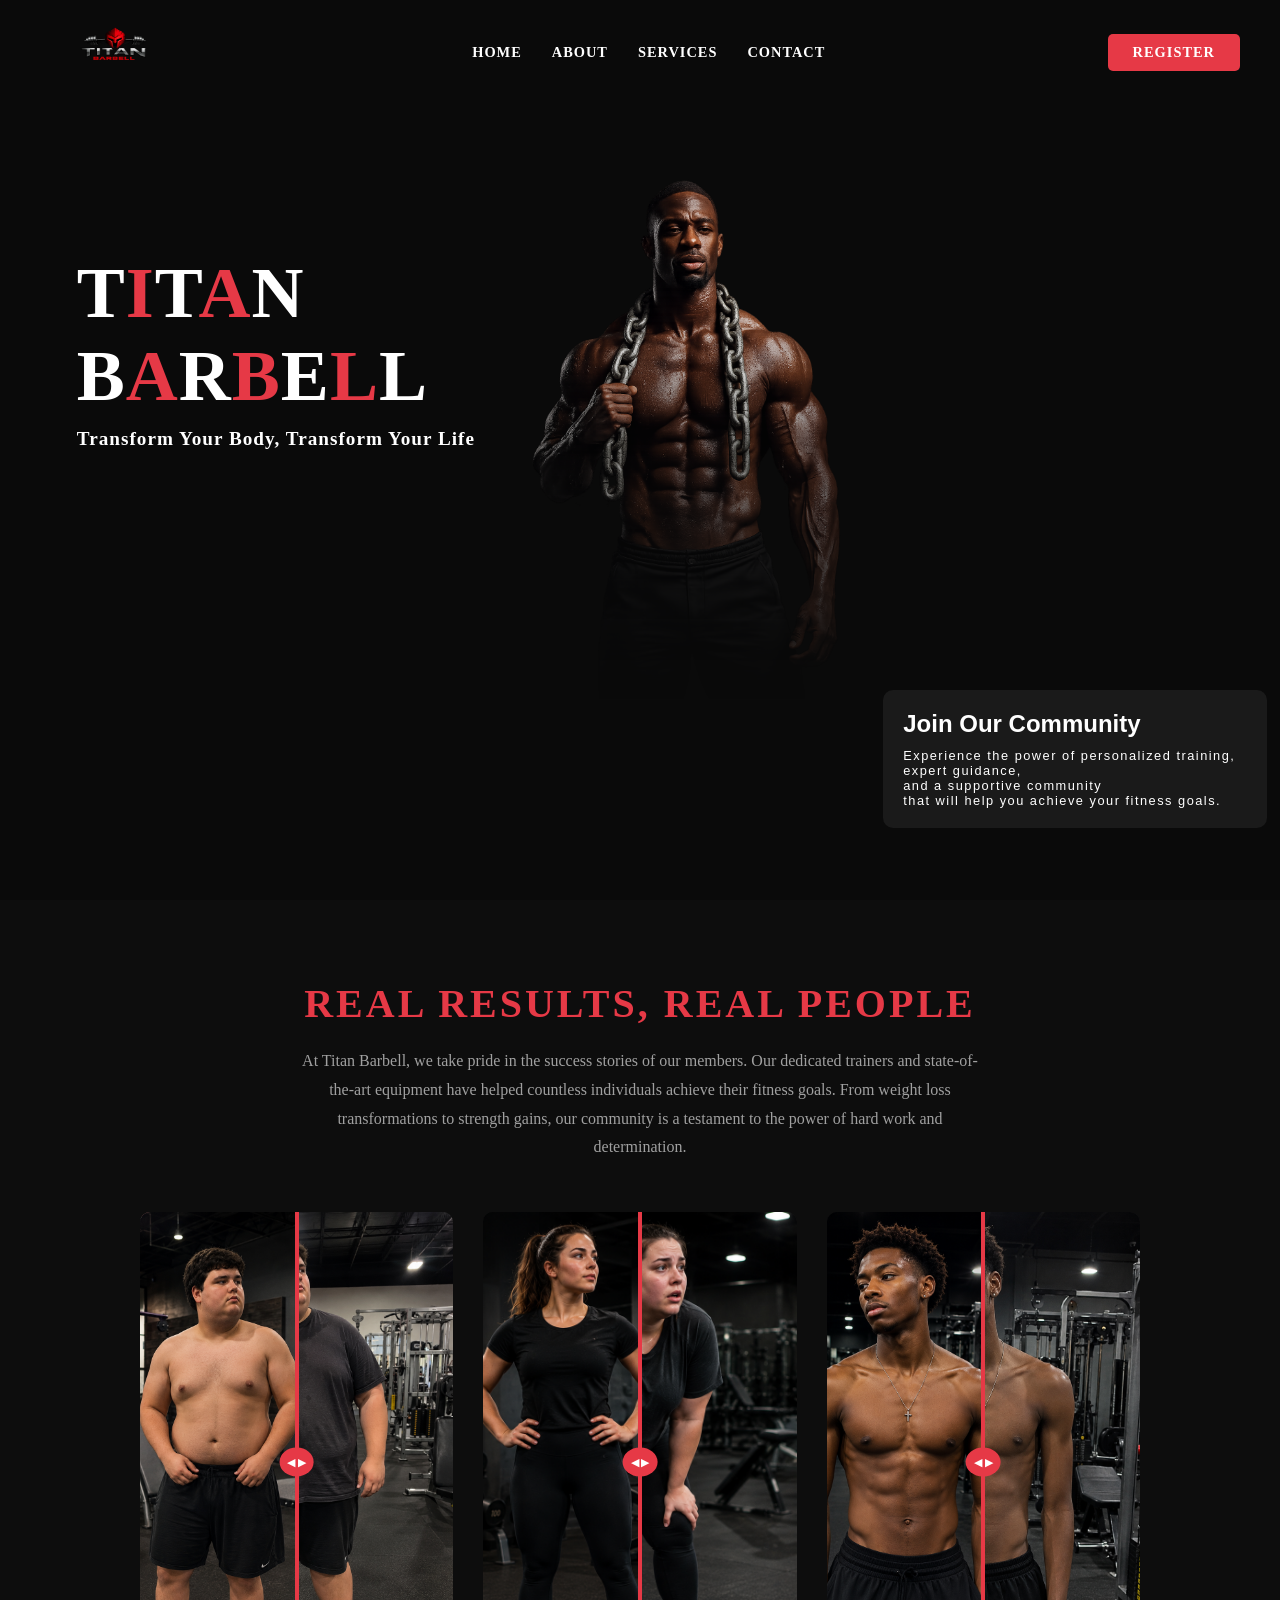
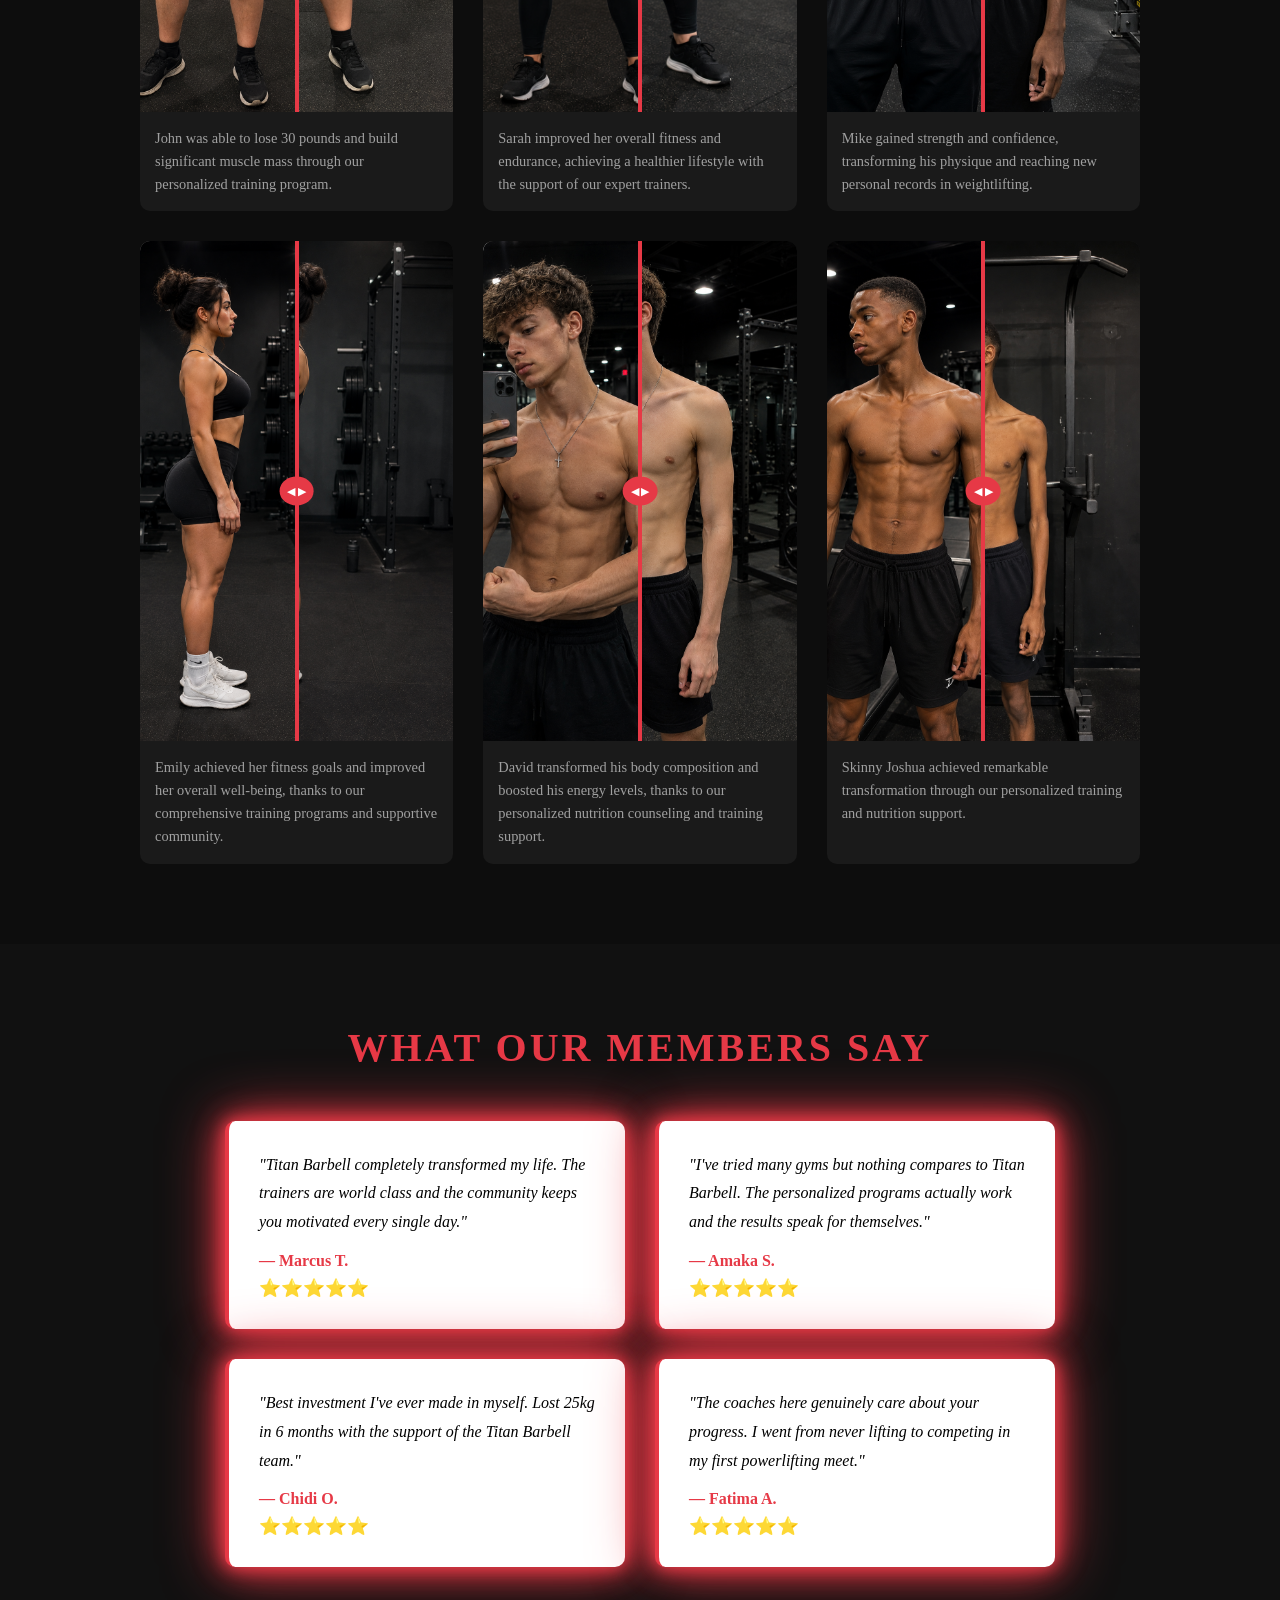
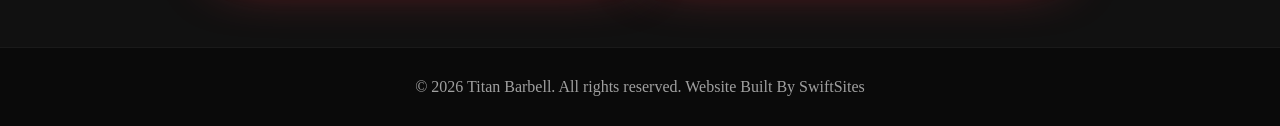
<file: index.html>
<!DOCTYPE html>
<html lang="en">
<head>
    <meta charset="UTF-8">
    <meta name="viewport" content="width=device-width, initial-scale=1.0">
    <link rel="stylesheet" href="style.css">
    <script src="script.js" defer></script>
    <title>TITAN BARBELL</title>
</head>
<body>
  <!-- HEADER -->
  <header>
    <div class="logo">
      <img src="images/logo.png" alt="Titan Barbell Logo">
    </div>
    <div class="navbar">
      <nav>
        <ul>
    <li><a href="index.html">Home</a></li>
    <li><a href="about.html">About</a></li>
    <li><a href="services.html">Services</a></li>
    <li><a href="contact.html">Contact</a></li>
        </ul>
      </nav>
    </div>
   <a href="contact.html" class="register-btn">REGISTER</a>
   <button class="hamburger" id="hamburger">
  <span></span>
  <span></span>
  <span></span>
</button>
  </header>

  <!-- HERO SECTION -->
<section class="hero">
  <div class="hero-text">
    <h1> T<span class="i">I</span>T<span class="a">A</span>N</h1>
    <h1>B<span class="a">A</span>R<span class="b">B</span>E<span class="l">L</span>L</h1>
    <p class="hero-subtext">Transform Your Body, Transform Your Life</p>
  </div>
  <div class="hero-content">
    <img src="images/hero.png" alt="Body Builder" class="hero-image">
 </div>
<div class="hero-card">
  <h1 class="hero-card-heading">Join Our Community</h1>
  <p class="hero-card-text">Experience the power of personalized training,<br> expert guidance,<br> and a supportive community<br> that will help you achieve your fitness goals.</p>
</div>
</section>

  <!-- RESULTS SECTION -->
    <section class="results">
      <h2 class="results-heading">REAL RESULTS, REAL PEOPLE</h2>
      <p>At Titan Barbell, we take pride in the success stories of our members. Our dedicated trainers and state-of-the-art equipment have helped countless individuals achieve their fitness goals. From weight loss transformations to strength gains, our community is a testament to the power of hard work and determination.</p>

      <div class="story-cards-container">

      <div class="story-card story-1">
  <div class="before-after-slider">
    <div class="after-image">
      <img src="images/johnb.png" alt="John Before">
    </div>
    <div class="before-image">
      <img src="images/johna.png" alt="John After">
    </div>
    <div class="slider-handle"></div>
  </div>
  <p>John was able to lose 30 pounds and build significant muscle mass through our personalized training program.</p>
</div>

      <div class="story-card story-2">
  <div class="before-after-slider">
    <div class="after-image">
      <img src="images/sarahb.png" alt="Sarah Before">
    </div>
    <div class="before-image">
      <img src="images/saraha.png" alt="Sarah After">
    </div>
    <div class="slider-handle"></div>
  </div>
  <p>Sarah improved her overall fitness and endurance, achieving a healthier lifestyle with the support of our expert trainers.</p>
</div>

          <div class="story-card story-3">
  <div class="before-after-slider">
    <div class="after-image">
      <img src="images/mikeb.png" alt="Mike Before">
    </div>
    <div class="before-image">
      <img src="images/mikea.png" alt="Mike After">
    </div>
    <div class="slider-handle"></div>
  </div>
      <p>Mike gained strength and confidence, transforming his physique and reaching new personal records in weightlifting.</p>
      </div>

          <div class="story-card story-4">
  <div class="before-after-slider">
    <div class="after-image">
      <img src="images/emilyb.png" alt="Emily Before">
    </div>
    <div class="before-image">
      <img src="images/emilya.png" alt="Emily After">
    </div>
    <div class="slider-handle"></div>
  </div>
      <p>Emily achieved her fitness goals and improved her overall well-being, thanks to our comprehensive training programs and supportive community.</p>    
      </div>

            <div class="story-card story-5">
  <div class="before-after-slider">
    <div class="after-image">
      <img src="images/davidb.png" alt="David Before">
    </div>
    <div class="before-image">
      <img src="images/davida.png" alt="David After">
    </div>
    <div class="slider-handle"></div>
  </div>
      <p>David transformed his body composition and boosted his energy levels, thanks to our personalized nutrition counseling and training support.</p>
      </div>

          <div class="story-card story-6">
  <div class="before-after-slider">
    <div class="after-image">
      <img src="images/joshuab.png" alt="Joshua Before">
    </div>
    <div class="before-image">
      <img src="images/joshuaa.png" alt="Joshua After">
    </div>
    <div class="slider-handle"></div>
  </div>
        <p>Skinny Joshua achieved remarkable transformation through our personalized training and nutrition support.</p>
       </div>
       </div>
    </section>

    <!-- REVIEWS SECTION -->
<section class="reviews">
  <h2 class="reviews-heading">WHAT OUR MEMBERS SAY</h2>
  
  <div class="reviews-container">
  <div class="review-card">
    <p class="review-text">"Titan Barbell completely transformed my life. The trainers are world class and the community keeps you motivated every single day."</p>
    <h4 class="review-author">— Marcus T.</h4>
    <p class="review-stars">⭐⭐⭐⭐⭐</p>
  </div>

  <div class="review-card">
    <p class="review-text">"I've tried many gyms but nothing compares to Titan Barbell. The personalized programs actually work and the results speak for themselves."</p>
    <h4 class="review-author">— Amaka S.</h4>
    <p class="review-stars">⭐⭐⭐⭐⭐</p>
  </div>

  <div class="review-card">
    <p class="review-text">"Best investment I've ever made in myself. Lost 25kg in 6 months with the support of the Titan Barbell team."</p>
    <h4 class="review-author">— Chidi O.</h4>
    <p class="review-stars">⭐⭐⭐⭐⭐</p>
  </div>

  <div class="review-card">
    <p class="review-text">"The coaches here genuinely care about your progress. I went from never lifting to competing in my first powerlifting meet."</p>
    <h4 class="review-author">— Fatima A.</h4>
    <p class="review-stars">⭐⭐⭐⭐⭐</p>
  </div>
</div>
</section>

  <!-- FOOTER -->
  <footer>
    <p>&copy; 2026 Titan Barbell. All rights reserved. Website Built By SwiftSites</p>
  </footer>


</body>
</html>
</file>
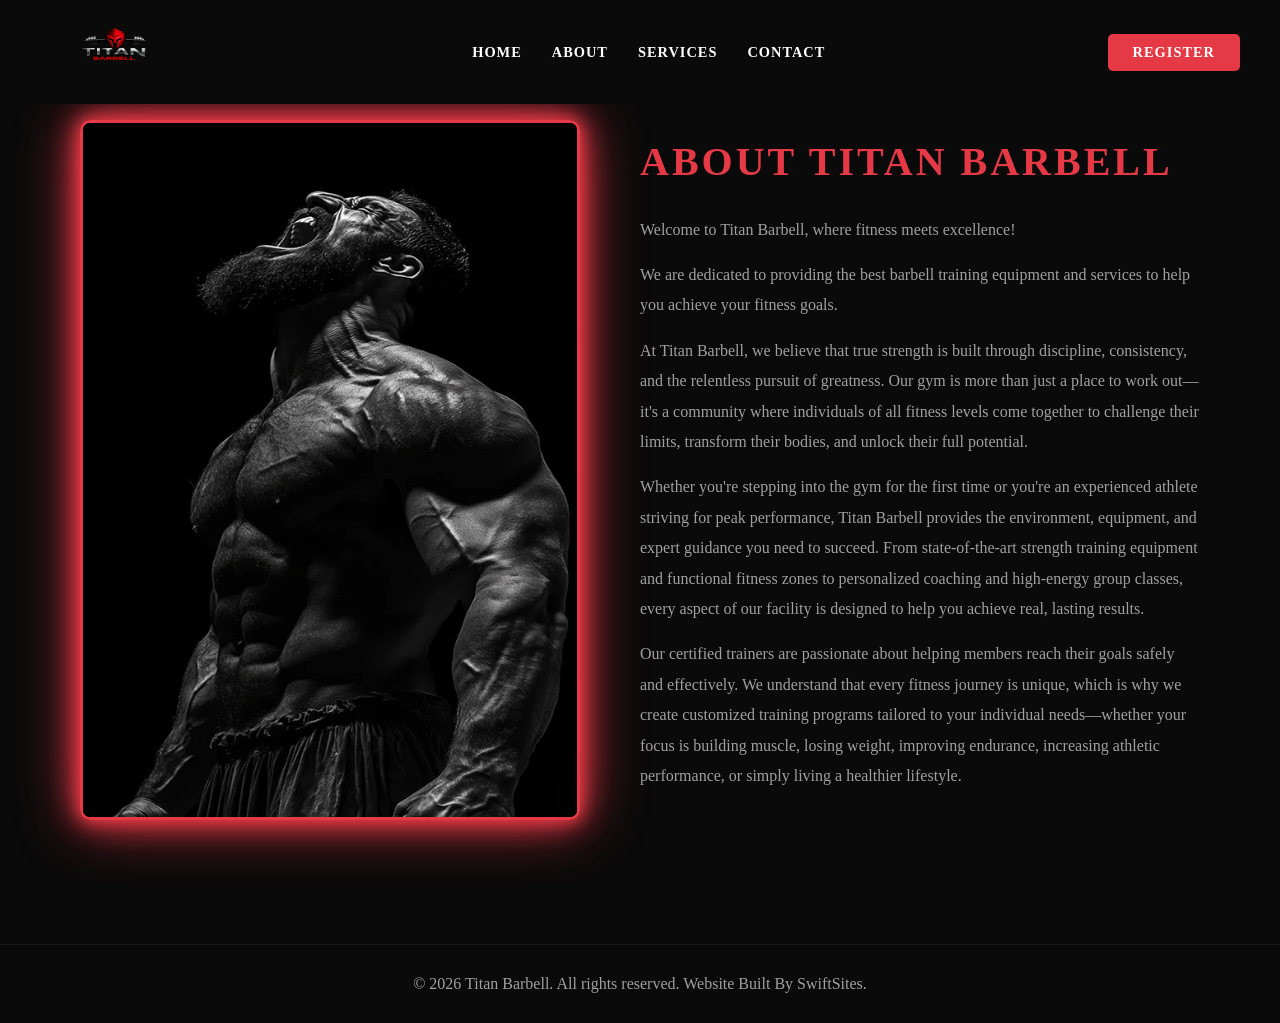
<file: about.html>
<!DOCTYPE html>
  <html lang="en">
  <head>
    <meta charset="UTF-8">
    <meta name="viewport" content="width=device-width, initial-scale=1.0">
    <link rel="stylesheet" href="style.css">
    <script src="script.js" defer></script>
    <title>ABOUT TITAN BARBELL</title>
  </head>
  <body>

      <!-- HEADER -->
  <header>
    <div class="logo">
      <img src="images/logo.png" alt="Titan Barbell Logo">
    </div>
    <div class="navbar">
   <nav>
    <ul>
    <li><a href="index.html">Home</a></li>
    <li><a href="about.html">About</a></li>
    <li><a href="services.html">Services</a></li>
    <li><a href="contact.html">Contact</a></li>
    </ul>
    </nav>
    </div>
<a href="contact.html" class="register-btn">REGISTER</a>

<button class="hamburger" id="hamburger">
  <span></span>
  <span></span>
  <span></span>
</button>
  </header>

    <!-- ABOUT SECTION -->
    <section class="about">
        <div class="about-image">
    <img src="images/about.webp" alt="About Image" class="about-image">
    </div>

    <div class="about-content">
    <h2 class="about-barbell">ABOUT TITAN BARBELL </h2>
    <p>Welcome to Titan Barbell, where fitness meets excellence!</p><p> We are dedicated to providing the best barbell training equipment and services to help you achieve your fitness goals.</p>
    <p>At Titan Barbell, we believe that true strength is built through discipline, consistency, and the relentless pursuit of greatness. Our gym is more than just a place to work out—it's a community where individuals of all fitness levels come together to challenge their limits, transform their bodies, and unlock their full potential.</p>
    <p>Whether you're stepping into the gym for the first time or you're an experienced athlete striving for peak performance, Titan Barbell provides the environment, equipment, and expert guidance you need to succeed. From state-of-the-art strength training equipment and functional fitness zones to personalized coaching and high-energy group classes, every aspect of our facility is designed to help you achieve real, lasting results.</p>
    <p>Our certified trainers are passionate about helping members reach their goals safely and effectively. We understand that every fitness journey is unique, which is why we create customized training programs tailored to your individual needs—whether your focus is building muscle, losing weight, improving endurance, increasing athletic performance, or simply living a healthier lifestyle.</p>
   </div>
   </section>

    <!-- FOOTER -->
  <footer>
    <p>&copy; 2026 Titan Barbell. All rights reserved. Website Built By SwiftSites.</p>
  </footer>
  </body>
  </html>
</file>
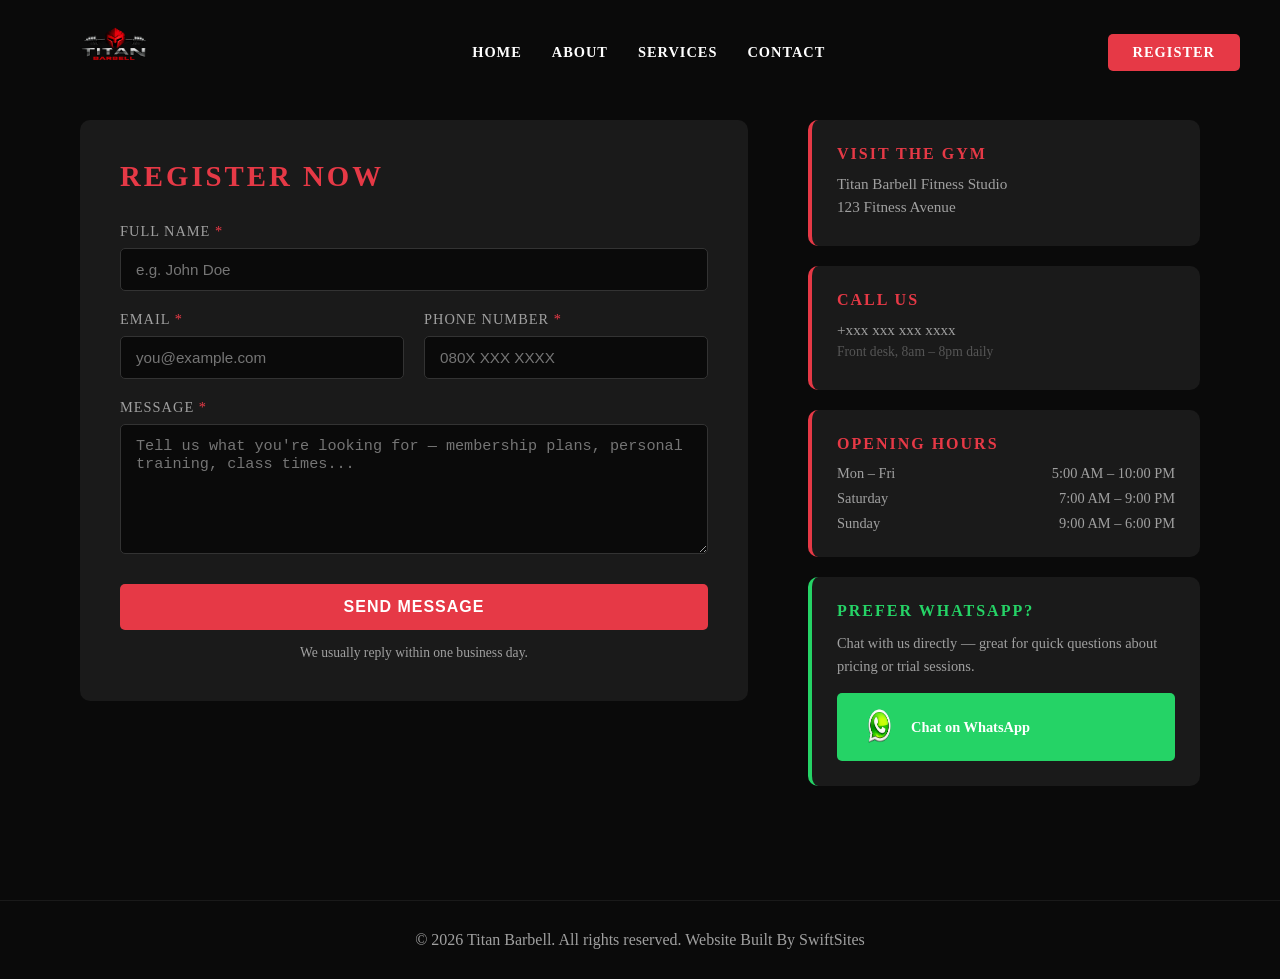
<file: contact.html>
<!DOCTYPE html>
<html lang="en">
<head>
    <meta charset="UTF-8">
    <meta name="viewport" content="width=device-width, initial-scale=1.0">
    <link rel="stylesheet" href="style.css">
    <script src="script.js" defer></script>
    <title>CONTACT US</title>
</head>
<body>
  <!-- HEADER -->
  <header>
    <div class="logo">
      <img src="images/logo.png" alt="Titan Barbell Logo">
    </div>
    <div class="navbar">
      <nav>
        <ul>
    <li><a href="index.html">Home</a></li>
    <li><a href="about.html">About</a></li>
    <li><a href="services.html">Services</a></li>
    <li><a href="contact.html">Contact</a></li>
        </ul>
      </nav>
    </div>
<a href="contact.html" class="register-btn">REGISTER</a>

<button class="hamburger" id="hamburger">
  <span></span>
  <span></span>
  <span></span>
</button>
  </header>

     <!-- Form -->
      <main class="contact">
    <div class="panel">
      <div class="panel-label">REGISTER NOW</div>

      <form id="contact-form">
        <div class="field">
          <label for="name">Full name <span class="req">*</span></label>
          <input type="text" id="name" name="name" placeholder="e.g. John Doe" required>
        </div>

        <div class="row-2">
          <div class="field">
            <label for="email">Email <span class="req">*</span></label>
            <input type="email" id="email" name="email" placeholder="you@example.com" required>
          </div>
          <div class="field">
            <label for="phone">Phone number <span class="req">*</span></label>
            <input type="tel" id="phone" name="phone" placeholder="080X XXX XXXX" required>
          </div>
        </div>

        <div class="field">
          <label for="message">Message <span class="req">*</span></label>
          <textarea id="message" name="message" placeholder="Tell us what you're looking for — membership plans, personal training, class times..." required></textarea>
        </div>

        <button type="submit" class="submit-btn">Send message</button>
        <p class="form-note">We usually reply within one business day.</p>
        <div id="form-status">Message received — we'll get back to you shortly.</div>
      </form>
    </div>

    <!-- Side info -->
    <div class="side">

      <div class="info-card">
        <h3>Visit the gym</h3>
        <p class="info-line">Titan Barbell Fitness Studio</p>
        <p class="info-line">123 Fitness Avenue</p>
      </div>

      <div class="info-card">
        <h3>Call us</h3>
        <p class="info-line">+xxx xxx xxx xxxx</p>
        <p class="info-line muted">Front desk, 8am – 8pm daily</p>
      </div>

      <div class="info-card">
        <h3>Opening hours</h3>
        <ul class="hours-list">
          <li><span>Mon – Fri</span><span>5:00 AM – 10:00 PM</span></li>
          <li><span>Saturday</span><span>7:00 AM – 9:00 PM</span></li>
          <li><span>Sunday</span><span>9:00 AM – 6:00 PM</span></li>
        </ul>
      </div>

      <div class="whatsapp-card">
        <h3>Prefer WhatsApp?</h3>
        <p>Chat with us directly — great for quick questions about pricing or trial sessions.</p>
       <a href="https://wa.me/YOURNUMBER" target="_blank" class="whatsapp-btn">
       <img src="images/whatsapp-logo.png" alt="WhatsApp Logo" class="whatsapp-logo">
     Chat on WhatsApp
       </a>
      </div>
</main>
 
 <!-- FOOTER -->
  <footer>
    <p>&copy; 2026 Titan Barbell. All rights reserved. Website Built By SwiftSites</p>
  </footer>
</body>
</html>
</file>
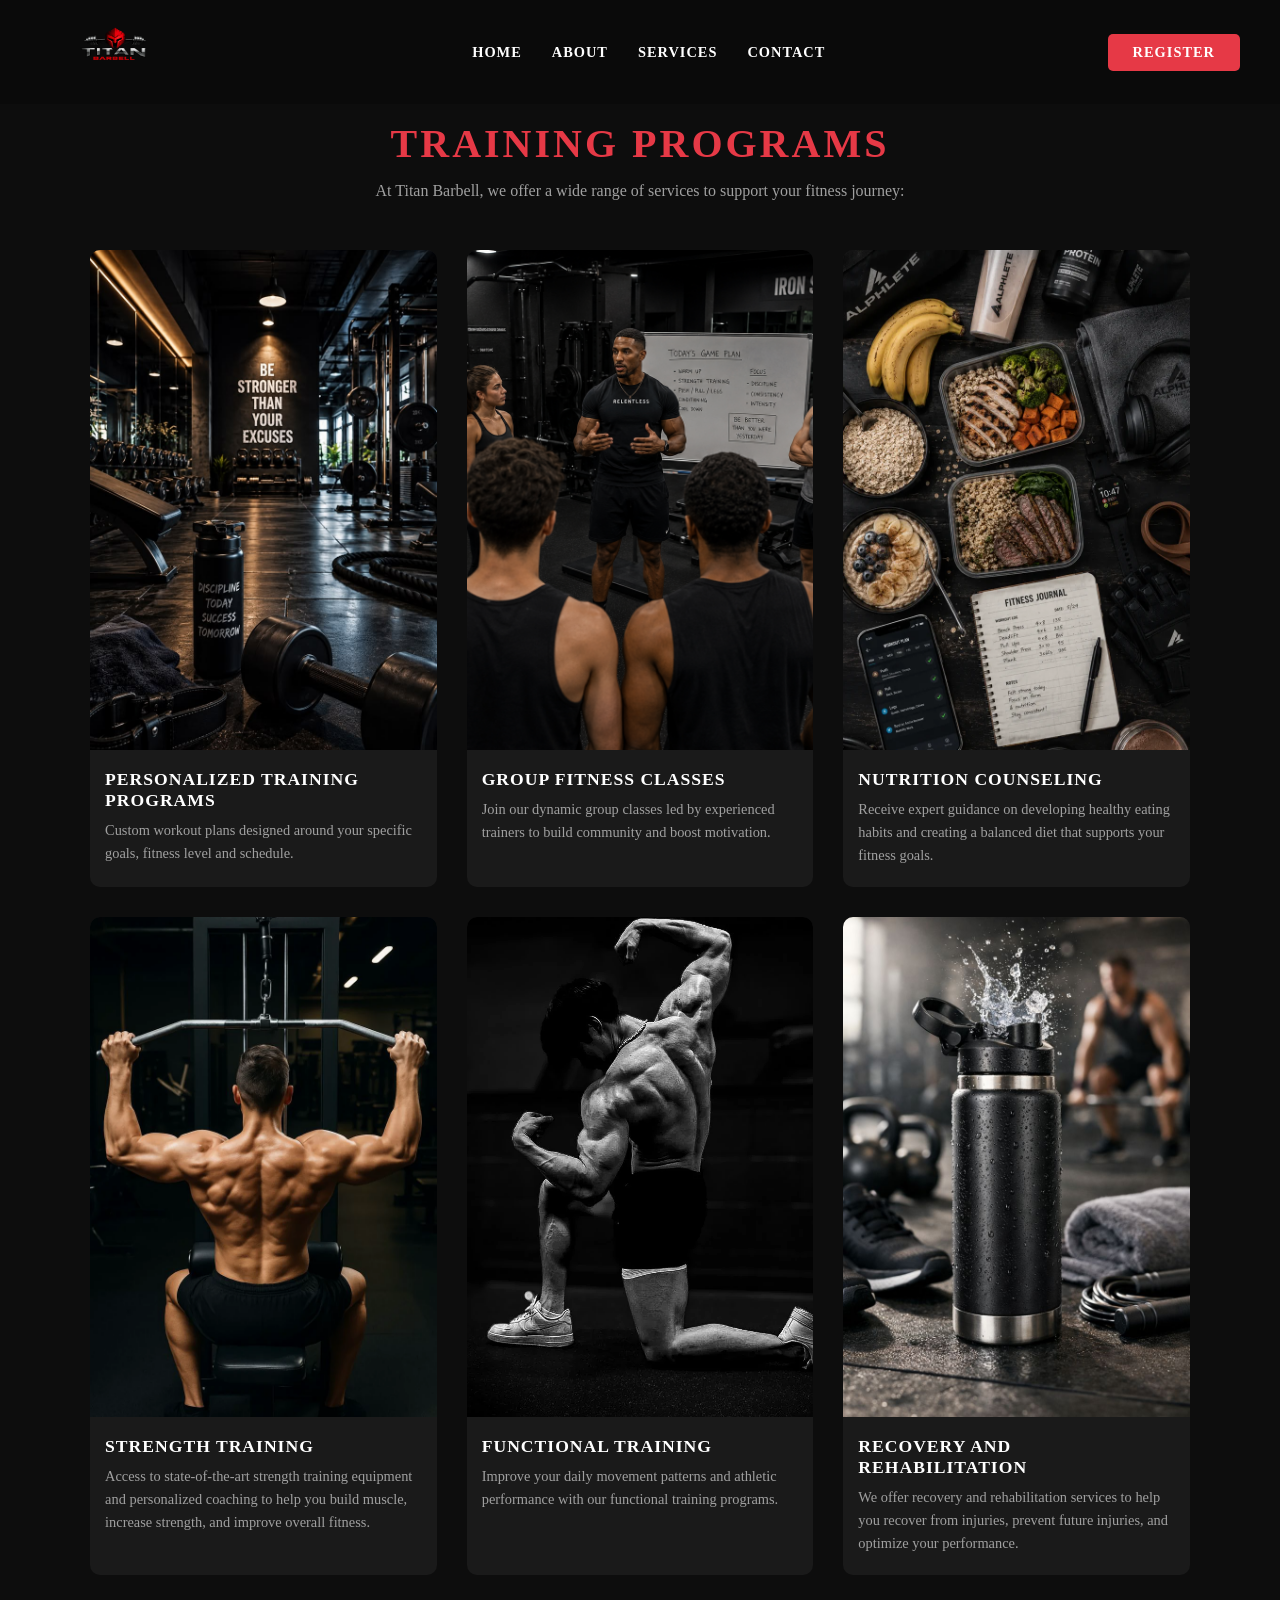
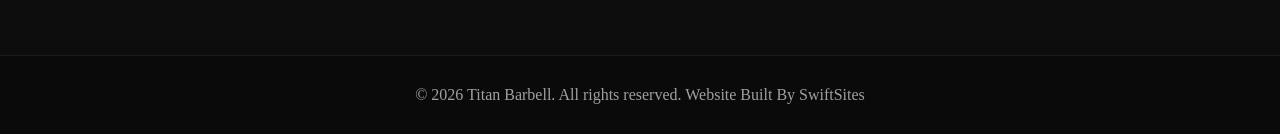
<file: services.html>
<!DOCTYPE html>
<html lang="en">
<head>
    <meta charset="UTF-8">
    <meta name="viewport" content="width=device-width, initial-scale=1.0">
    <link rel="stylesheet" href="style.css">
    <script src="script.js" defer></script>
    <title>OUR SERVICES</title>
</head>
<body>
  <!-- HEADER -->
  <header>
    <div class="logo">
      <img src="images/logo.png" alt="Titan Barbell Logo">
    </div>
    <div class="navbar">
   <nav>
    <ul>
    <li><a href="index.html">Home</a></li>
    <li><a href="about.html">About</a></li>
    <li><a href="services.html">Services</a></li>
    <li><a href="contact.html">Contact</a></li>
    </ul>
    </nav>
    </div>
<a href="contact.html" class="register-btn">REGISTER</a>

<button class="hamburger" id="hamburger">
  <span></span>
  <span></span>
  <span></span>
</button>
  </header>

     <!-- SERVICES SECTION -->
   <section class="services">
    <h2 class="programs">TRAINING PROGRAMS</h2>
    <p>At Titan Barbell, we offer a wide range of services to support your fitness journey:</p>

    <div class="services-container">
    <div class="service-card card1">
        <img src="images/custom-workout.jpg" alt="Personal Training Image" class="service-image">
  <h3>Personalized Training Programs</h3>
  <p>Custom workout plans designed around your specific goals, fitness level and schedule.</p>
  </div>

    <div class="service-card card2">
            <img src="images/group-training.png" alt="Group Classes Image" class="service-image">
   <h3>Group Fitness Classes</h3>
   <p>Join our dynamic group classes led by experienced trainers to build community and boost motivation.</p>
   </div>

    <div class="service-card card3">
            <img src="images/nutrition.webp" alt="Nutrition Counseling Image" class="service-image">
    <h3>Nutrition Counseling</h3>
    <p>Receive expert guidance on developing healthy eating habits and creating a balanced diet that supports your fitness goals.</p>
   </div>

    <div class="service-card card4">
            <img src="images/strength.webp" alt="Strength Training Image" class="service-image">    
    <h3>Strength Training</h3>
    <p>Access to state-of-the-art strength training equipment and personalized coaching to help you build muscle, increase strength, and improve overall fitness.</p>
    </div>

    <div class="service-card card5">
            <img src="images/functional.webp" alt="Functional Training Image" class="service-image">
    <h3>Functional Training</h3>
    <p>Improve your daily movement patterns and athletic performance with our functional training programs.</p>
    </div>

    <div class="service-card card6">
            <img src="images/rehabilitation.jpg" alt="Recovery and Rehabilitation Image" class="service-image">
    <h3>Recovery and Rehabilitation</h3>
    <p>We offer recovery and rehabilitation services to help you recover from injuries, prevent future injuries, and optimize your performance.</p>
    </div>
</div>
   </section>

    <!-- FOOTER -->
  <footer>
    <p>&copy; 2026 Titan Barbell. All rights reserved. Website Built By SwiftSites</p>
  </footer>
</body>
</html>
</file>
<file: style.css>
* {
  padding: 0;
  margin: 0;
  box-sizing: border-box;
}

/* HEADER */
header {
  background-color: #0a0a0a;
  color: white;
  display: flex;
  justify-content: space-between;
  align-items: center;
  padding: 15px 40px;
  position: fixed;
  top: 0;
  z-index: 100;
  left: 0;
  width: 100%;
}

.logo img {
  width: 150px;
  height: 70px;
}

nav ul {
  list-style: none;
  display: flex;
  gap: 30px;
}

nav ul li a {
  text-decoration: none;
  color: #ffffff;
  font-weight: bold;
  font-size: 0.9rem;
  letter-spacing: 1px;
  text-transform: uppercase;
}

nav ul li a:hover {
  color: #e63946;
}

.register-btn {
  background-color: #e63946;
  color: #ffffff;
  padding: 10px 25px;
  border: none;
  border-radius: 5px;
  font-weight: bold;
  font-size: 0.9rem;
  letter-spacing: 1px;
  text-decoration: none;
  cursor: pointer;
  text-transform: uppercase;
}

.register-btn:hover {
  background-color: #c1121f;
}

/* HAMBURGER MENU */
.hamburger {
  display: none;
  flex-direction: column;
  gap: 5px;
  background: none;
  border: none;
  cursor: pointer;
  padding: 5px;
}

.hamburger span {
  display: block;
  width: 25px;
  height: 3px;
  background-color: #ffffff;
  border-radius: 3px;
  transition: all 0.3s ease;
}

/* MOBILE STYLES */
@media (max-width: 768px) {
  .hamburger {
    display: flex;
  }
  .hero-text h1{
    font-size: 3.5rem;
  }


  .navbar {
    display: none;
    position: fixed;
    top: 0;
    right: 0;
    width: 70%;
    height: 100vh;
    background-color: #0a0a0a;
    flex-direction: column;
    justify-content: center;
    align-items: center;
    z-index: 200;
    transition: all 0.3s ease;
  }

  .navbar.active {
    display: flex;
  }

  nav ul {
    flex-direction: column;
    gap: 40px;
    text-align: center;
  }

  nav ul li a {
    font-size: 1.2rem;
  }

  .register-btn {
    display: none;
  }
}


/* HERO */
.hero {
  width: 100%;
  min-height: 100vh;
  position: relative;
  overflow: hidden;
  padding: 100px 5% 60px;
}

body {
  background-color: #0a0a0a;
  overflow-x: hidden;
  color: #ffffff;
}

/* All hero pieces are positioned with left/right/top/bottom percentages,
   which are relative to the .hero container's size. This is what makes it
   scale correctly across screen widths — unlike "transform: translateX(%)",
   which is relative to the element's OWN size and drifts out of place as
   soon as the window is a different width than whatever it was tuned at. */
  /* No longer a positioning wrapper — deliberately un-positioned so it
     doesn't become the containing block for .hero-image below. */

.hero-image {
  position: absolute;
  top: 18%;
  right: 32%;
  width: clamp(300px, 28vw, 1500px);
  height: auto;
  z-index: 1;
  -webkit-mask-image: linear-gradient(to bottom, black 25%, transparent 100%);
mask-image: linear-gradient(to bottom, black 25%, transparent 100%);
}

.hero-text {
  position: absolute;
  left: 6%;
  top: 28%;
  max-width: 45%;
  font-size: 3rem;
  font-weight: bold;
  color: white;
  letter-spacing: 1px;
  z-index: 2;
}

.i{
  color: #e63946;
}

.a{
  color:#e63946;
}

.b{
  color:#e63946;
}

.l{
  color:#e63946;
}

.hero-subtext{
  font-size: 1.2rem;
  margin-top: 10px;
  color: #ffffff;
}

.hero-card {
  position: absolute;
  right: 1%;
  bottom: 8%;
  width: clamp(280px, 30vw, 420px);
  background-color: #1a1a1a;
  padding: 20px;
  border-radius: 10px;
  font-size: 0.8rem;
  z-index: 2;
}

.hero-card-heading{
  font-size: 1.5rem;
  font-weight: bold;
  margin-bottom: 10px;
  color: #ffffff;
  font-family: 'Arial', sans-serif;
}

.hero-card-text{
  letter-spacing: 1.5px;
  font-size: 0.8rem;  
  color: #ffffff;
  font-family: 'Arial', sans-serif;
}

/* HERO ANIMATIONS */
@keyframes fadeInLeft {
  0% {
    opacity: 0;
    transform: translateX(-40px);
  }
  100% {
    opacity: 1;
    transform: translateX(0);
  }
}

@keyframes zoomIn {
  0% {
    opacity: 0;
    transform: scale(0.8);
  }
  100% {
    opacity: 1;
    transform: scale(1);
  }
}

.hero-text {
  animation: fadeInLeft 1s ease-out forwards;
}

.hero-image {
  animation: zoomIn 1s ease-out forwards;
  animation-delay: 0.3s;
  opacity: 0;
}

/* RESULTS SECTION */
.results {
  padding: 80px 40px;
  text-align: center;
  background-color: #0d0d0d;
}

.results-heading {
  font-size: 2.5rem;
  text-transform: uppercase;
  letter-spacing: 3px;
  margin-bottom: 20px;
  color: #e63946;
}

.results > p {
  color: #a0a0a0;
  max-width: 700px;
  margin: 0 auto 50px;
  line-height: 1.8;
}
.story-cards-container {
  display: flex;
  flex-wrap: wrap;
  gap: 30px;
  justify-content: center;
  max-width: 1000px;
  margin: 0 auto;
}

.story-card {
  background-color: #1a1a1a;
  border-radius: 10px;
  overflow: hidden;
  width: calc(33.33% - 20px);
  text-align: left;
}

.story-card img {
  width: 100%;
  height: 500px;
  object-fit: cover;
}

.story-card p {
  padding: 15px;
  color: #a0a0a0;
  font-size: 0.9rem;
  line-height: 1.6;
}

/* REVIEWS SECTION */
.reviews {
  padding: 80px 40px;
  text-align: center;
  background-color: #111111;
}

.reviews-heading {
  font-size: 2.5rem;
  text-transform: uppercase;
  letter-spacing: 3px;
  margin-bottom: 50px;
  color: #e63946;
}

.reviews-container {
  display: flex;
  flex-wrap: wrap;
  gap: 30px;
  justify-content: center;
}

.review-card {
  background-color: #ffff;
  border-radius: 10px;
  padding: 30px;
  width: 400px;
  text-align: left;
  border-left: 4px solid #e63946;
  box-shadow: 0 0 15px #e63946, 0 0 30px #e63946, 0 0 60px #e63946;
}

.review-text {
  color: black;
  font-size: 1rem;
  line-height: 1.8;
  font-style: italic;
  margin-bottom: 15px;
}

.review-author {
  color: #e63946;
  font-weight: bold;
  margin-bottom: 8px;
}

.review-stars {
  font-size: 1.1rem;
}


.review-card {
  transition: transform 0.3s ease;
}

.review-card:hover {
  transform: scale(1.05);
}

/* FOOTER */
footer {
  background-color: #0a0a0a;
  color: #a0a0a0;
  text-align: center;
  padding: 30px;
  border-top: 1px solid #1a1a1a;
}

/* BEFORE AND AFTER SLIDER */
.before-after-slider {
  position: relative;
  width: 100%;
  height: 500px;
  overflow: hidden;
  cursor: ew-resize;
}

.before-image,
.after-image {
  position: absolute;
  top: 0;
  left: 0;
  width: 100%;
  height: 100%;
}

.before-image img,
.after-image img {
  width: 100%;
  height: 100%;
  object-fit: cover;
}

.before-image {
  width: 50%;
  overflow: hidden;
  z-index: 2;
}

.slider-handle {
  position: absolute;
  top: 0;
  left: 50%;
  width: 4px;
  height: 100%;
  background-color: #e63946;
  z-index: 3;
  cursor: ew-resize;
  transform: translateX(-50%);
}

.slider-handle::before {
  content: '◀ ▶';
  position: absolute;
  top: 50%;
  left: 50%;
  transform: translate(-50%, -50%);
  background-color: #e63946;
  color: white;
  padding: 8px;
  border-radius: 50%;
  font-size: 0.7rem;
  white-space: nowrap;
}

/* ABOUT PAGE */
.about {
  display: flex;
  align-items: center;
  gap: 60px;
  padding: 120px 80px;
  min-height: 100vh;
}

.about-image {
  flex: 1;
  max-width: 500px;
}

.about-image img {
  width: 100%;
  height: 700px;
  object-fit: cover;
  border-radius: 10px;
  border: 3px solid #e63946;
  box-shadow: 0 0 15px #e63946, 0 0 30px #e63946, 0 0 60px #e63946;
}

.about-image img {
  transition: transform 0.3s ease;
}

.about-image img:hover {
  transform: scale(1.05);
}

.about-content {
  flex: 1;
}

.about-barbell {
  font-size: 2.5rem;
  text-transform: uppercase;
  letter-spacing: 3px;
  color: #e63946;
  margin-bottom: 30px;
}

.about-content p {
  color: #a0a0a0;
  line-height: 1.9;
  margin-bottom: 15px;
  font-size: 1rem;
}

/* SERVICES PAGE */
.services {
  padding: 120px 60px 80px;
  text-align: center;
  background-color: #0d0d0d;
}

.programs {
  font-size: 2.5rem;
  text-transform: uppercase;
  letter-spacing: 3px;
  color: #e63946;
  margin-bottom: 15px;
}

.services > p {
  color: #a0a0a0;
  margin-bottom: 50px;
  font-size: 1rem;
}

.services-container {
  display: flex;
  flex-wrap: wrap;
  gap: 30px;
  justify-content: center;
  max-width: 1100px;
  margin: 0 auto;
}

.service-card {
  background-color: #1a1a1a;
  border-radius: 10px;
  overflow: hidden;
  width: calc(33.33% - 20px);
  text-align: left;
  transition: transform 0.3s ease, box-shadow 0.3s ease;
}

.service-card:hover {
  transform: translateY(-10px);
  box-shadow: 0 10px 30px rgba(230, 57, 70, 0.3);
}

.service-image {
  width: 100%;
  height: 500px;
  object-fit: cover;
}

.service-card h3 {
  color: #ffffff;
  font-size: 1.1rem;
  padding: 15px 15px 8px;
  text-transform: uppercase;
  letter-spacing: 1px;
}

.service-card p {
  color: #a0a0a0;
  font-size: 0.9rem;
  padding: 0 15px 20px;
  line-height: 1.6;
}

/* CONTACT PAGE */
.contact {
  display: flex;
  gap: 60px;
  padding: 120px 80px 80px;
  min-height: 100vh;
  align-items: flex-start;
}

/* FORM PANEL */
.panel {
  flex: 1.5;
  background-color: #1a1a1a;
  border-radius: 10px;
  padding: 40px;
}

.panel-label {
  font-size: 1.8rem;
  font-weight: bold;
  color: #e63946;
  text-transform: uppercase;
  letter-spacing: 3px;
  margin-bottom: 30px;
}

.field {
  display: flex;
  flex-direction: column;
  margin-bottom: 20px;
}

.field label {
  color: #a0a0a0;
  font-size: 0.9rem;
  margin-bottom: 8px;
  text-transform: uppercase;
  letter-spacing: 1px;
}

.req {
  color: #e63946;
}

.field input,
.field textarea {
  background-color: #0a0a0a;
  border: 1px solid #333333;
  border-radius: 5px;
  padding: 12px 15px;
  color: #ffffff;
  font-size: 0.95rem;
  outline: none;
  transition: border 0.3s ease;
}

.field input:focus,
.field textarea:focus {
  border-color: #e63946;
}

.field textarea {
  height: 130px;
  resize: vertical;
}

.row-2 {
  display: flex;
  gap: 20px;
}

.row-2 .field {
  flex: 1;
}

.submit-btn {
  background-color: #e63946;
  color: white;
  border: none;
  padding: 14px 30px;
  border-radius: 5px;
  font-size: 1rem;
  font-weight: bold;
  text-transform: uppercase;
  letter-spacing: 1px;
  cursor: pointer;
  width: 100%;
  margin-top: 10px;
  transition: background-color 0.3s ease;
}

.submit-btn:hover {
  background-color: #c1121f;
}

.form-note {
  color: #a0a0a0;
  font-size: 0.85rem;
  margin-top: 15px;
  text-align: center;
}

#form-status {
  display: none;
  color: #e63946;
  text-align: center;
  margin-top: 15px;
  font-weight: bold;
}

/* SIDE INFO */
.side {
  flex: 1;
  display: flex;
  flex-direction: column;
  gap: 20px;
}

.info-card {
  background-color: #1a1a1a;
  border-radius: 10px;
  padding: 25px;
  border-left: 4px solid #e63946;
}

.info-card h3 {
  color: #e63946;
  font-size: 1rem;
  text-transform: uppercase;
  letter-spacing: 2px;
  margin-bottom: 12px;
}

.info-line {
  color: #a0a0a0;
  font-size: 0.95rem;
  margin-bottom: 5px;
}

.muted {
  color: #555555;
  font-size: 0.85rem;
}

.hours-list {
  list-style: none;
  display: flex;
  flex-direction: column;
  gap: 8px;
}

.hours-list li {
  display: flex;
  justify-content: space-between;
  color: #a0a0a0;
  font-size: 0.9rem;
}

/* WHATSAPP CARD */
.whatsapp-card {
  background-color: #1a1a1a;
  border-radius: 10px;
  padding: 25px;
  border-left: 4px solid #25d366;
}

.whatsapp-card h3 {
  color: #25d366;
  font-size: 1rem;
  text-transform: uppercase;
  letter-spacing: 2px;
  margin-bottom: 12px;
}

.whatsapp-card p {
  color: #a0a0a0;
  font-size: 0.9rem;
  margin-bottom: 15px;
  line-height: 1.6;
}

.whatsapp-btn {
  display: flex;
  align-items: center;
  gap: 10px;
  background-color: #25d366;
  color: white;
  padding: 12px 20px;
  border-radius: 5px;
  text-decoration: none;
  font-weight: bold;
  font-size: 0.9rem;
  transition: background-color 0.3s ease;
}

.whatsapp-btn:hover {
  background-color: #1da851;
}

.whatsapp-logo {
  width: 44px;
  height: 44px;
}

/* PHONE VIEW */
@media (max-width: 768px) {

  /* HERO */
  .hero {
    display: flex;
    flex-direction: column;
    align-items: center;
    height: auto;
    min-height: 100vh;
    padding: 100px 20px 60px;
    text-align: center;
  }

  .hero-text {
    position: static;
    max-width: 100%;
    font-size: 2.5rem;
  }

  .hero-content {
    position: static;
    width: 100%;
    height: auto;
    padding-top: 20px;
  }

.hero-image {
  position: static;
  width: 280px;
  max-width: 100%;
  animation: none;
  opacity: 1;
  margin: 0 auto;
}
  .hero-card {
    position: static;
    width: 100%;
    max-width: 400px;
    margin-top: 20px;
    text-align: left;
  }

  /* RESULTS */
  .story-cards-container {
    flex-direction: column;
    align-items: center;
  }

  .story-card {
    width: 100%;
    max-width: 400px;
  }

  /* REVIEWS */
  .review-card {
    width: 100%;
  }

  /* ABOUT */
  .about {
    flex-direction: column;
    padding: 120px 20px 60px;
  }

  .about-image {
    max-width: 100%;
  }

  .about-image img {
    height: 350px;
  }

  /* SERVICES */
  .service-card {
    width: 100%;
    max-width: 400px;
  }

  .service-image {
    height: 280px;
  }

  .services-container {
    flex-direction: column;
    align-items: center;
  }

  /* CONTACT */
  .contact {
    flex-direction: column;
    padding: 120px 20px 60px;
  }

  .row-2 {
    flex-direction: column;
  }

  /* FOOTER */
  footer {
    font-size: 0.85rem;
    padding: 20px;
  }
}

/* TABLET VIEW */
@media (min-width: 769px) and (max-width: 1024px) {

  .hero {
    display: flex;
    flex-direction: column;
    align-items: center;
    height: auto;
    min-height: 100vh;
    padding: 110px 40px 60px;
    text-align: center;
  }

  .hero-text {
    position: static;
    max-width: 100%;
    animation: none;
    opacity: 1;
    font-size: 2.8rem;
  }

  .hero-content {
    position: static;
    width: 100%;
    height: auto;
    padding-top: 20px;
  }

.hero-image {
  position: static;
  animation: none;
  opacity: 1;
  width: 320px;
  max-width: 100%;
  margin: 0 auto;
}

  .hero-card {
    position: static;
    width: 100%;
    max-width: 450px;
    font-size: 0.85rem;
    margin-top: 20px;
    text-align: left;
  }

  .story-card {
    width: calc(50% - 15px);
  }

  .service-card {
    width: calc(50% - 15px);
  }

  .service-image {
    height: 350px;
  }

  .about {
    padding: 120px 40px 60px;
    gap: 30px;
  }

  .contact {
    padding: 120px 40px 60px;
  }
}

@keyframes appear {
  from {
    opacity: 0;
    scale: 0.5;
  }
  to {
    opacity: 1;
    scale:1;
  }
}

.reviews-container{
  animation: appear 5s linear;
  animation-timeline: view();
  animation-range: entry 0% cover 40%;
}
</file>
